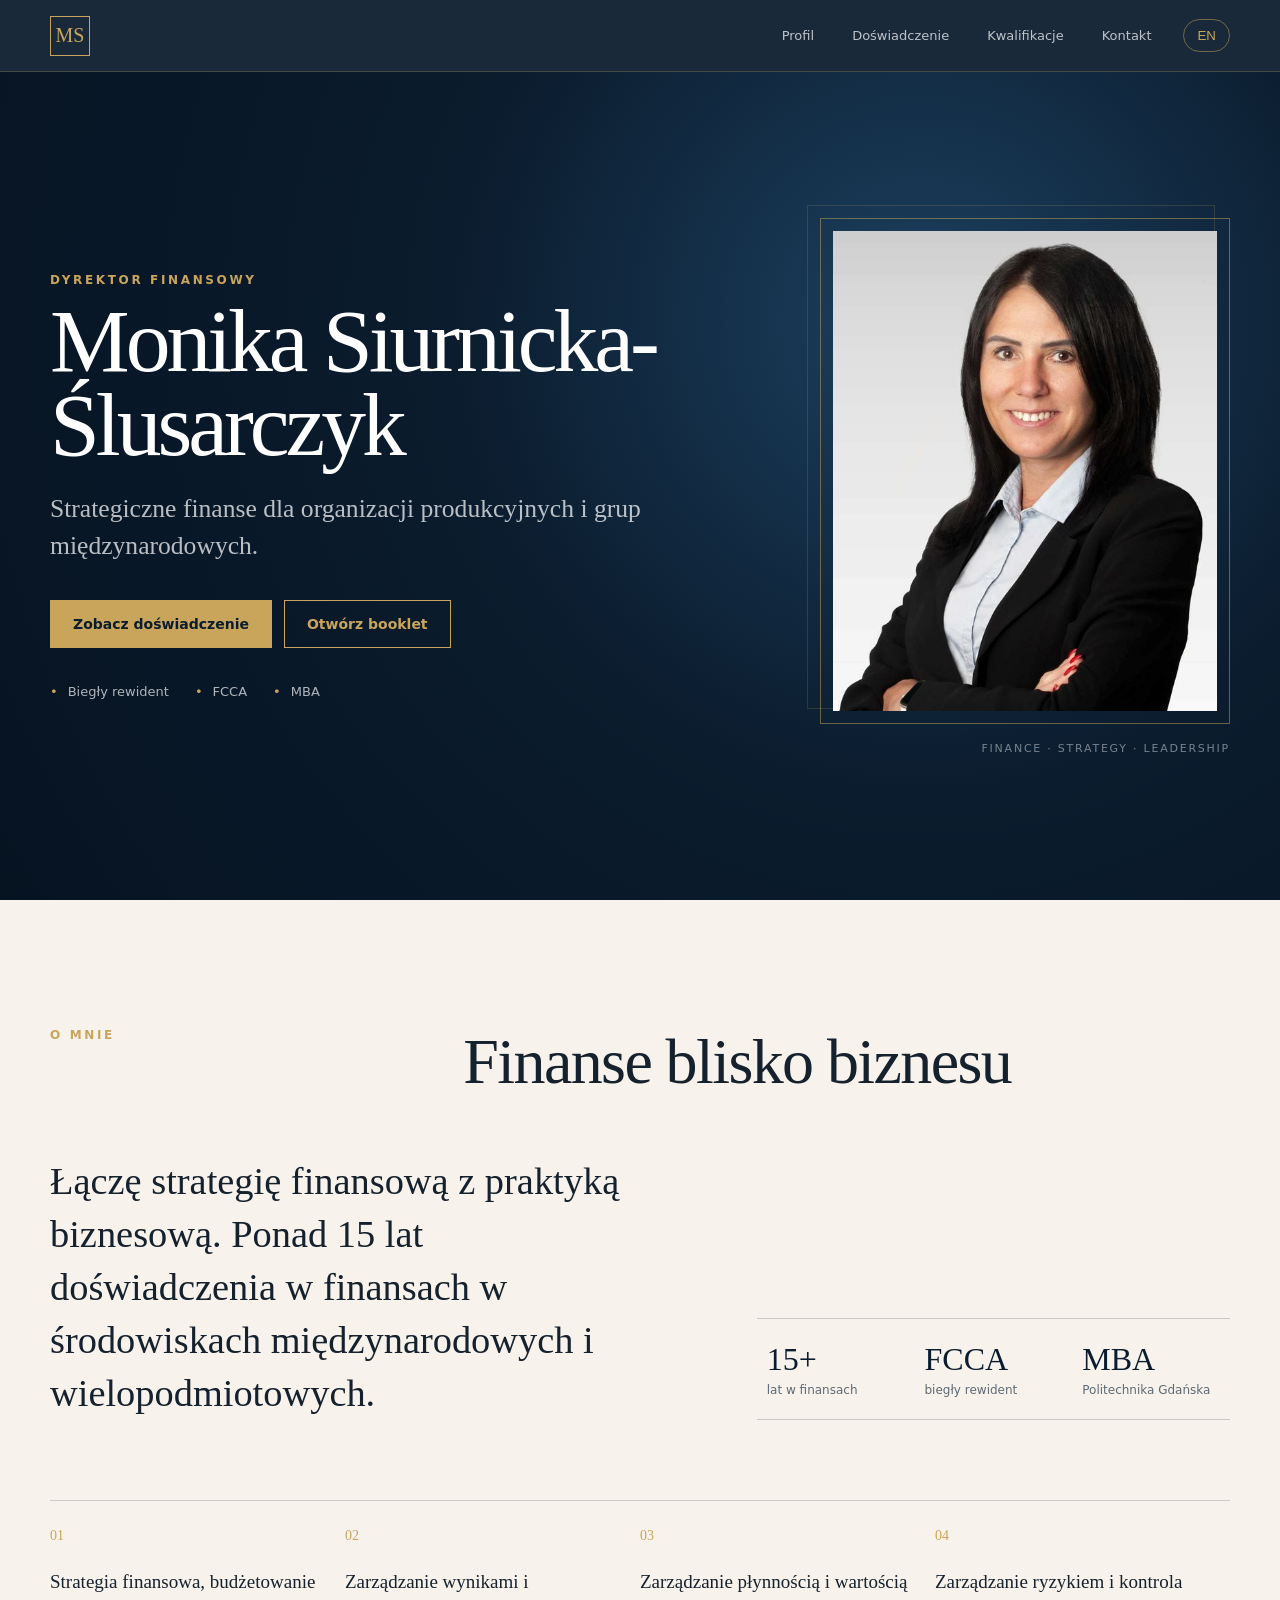
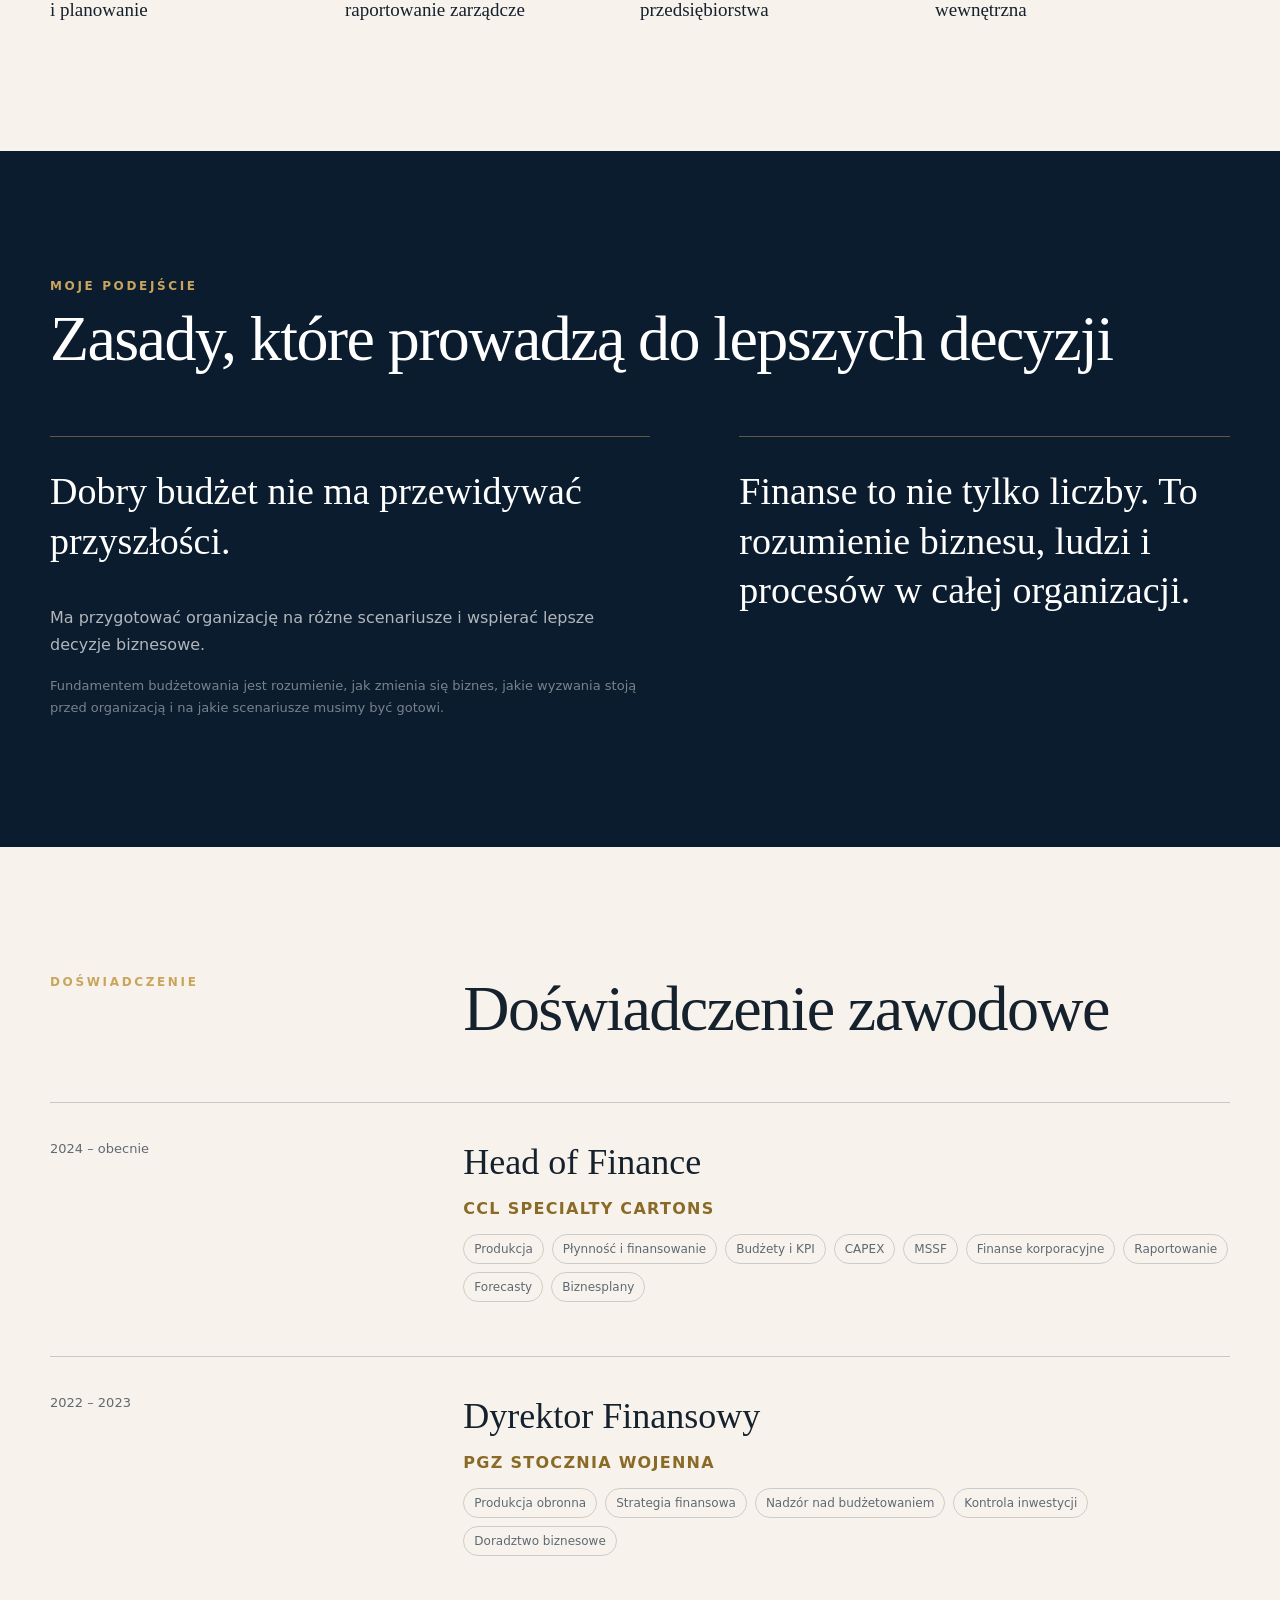
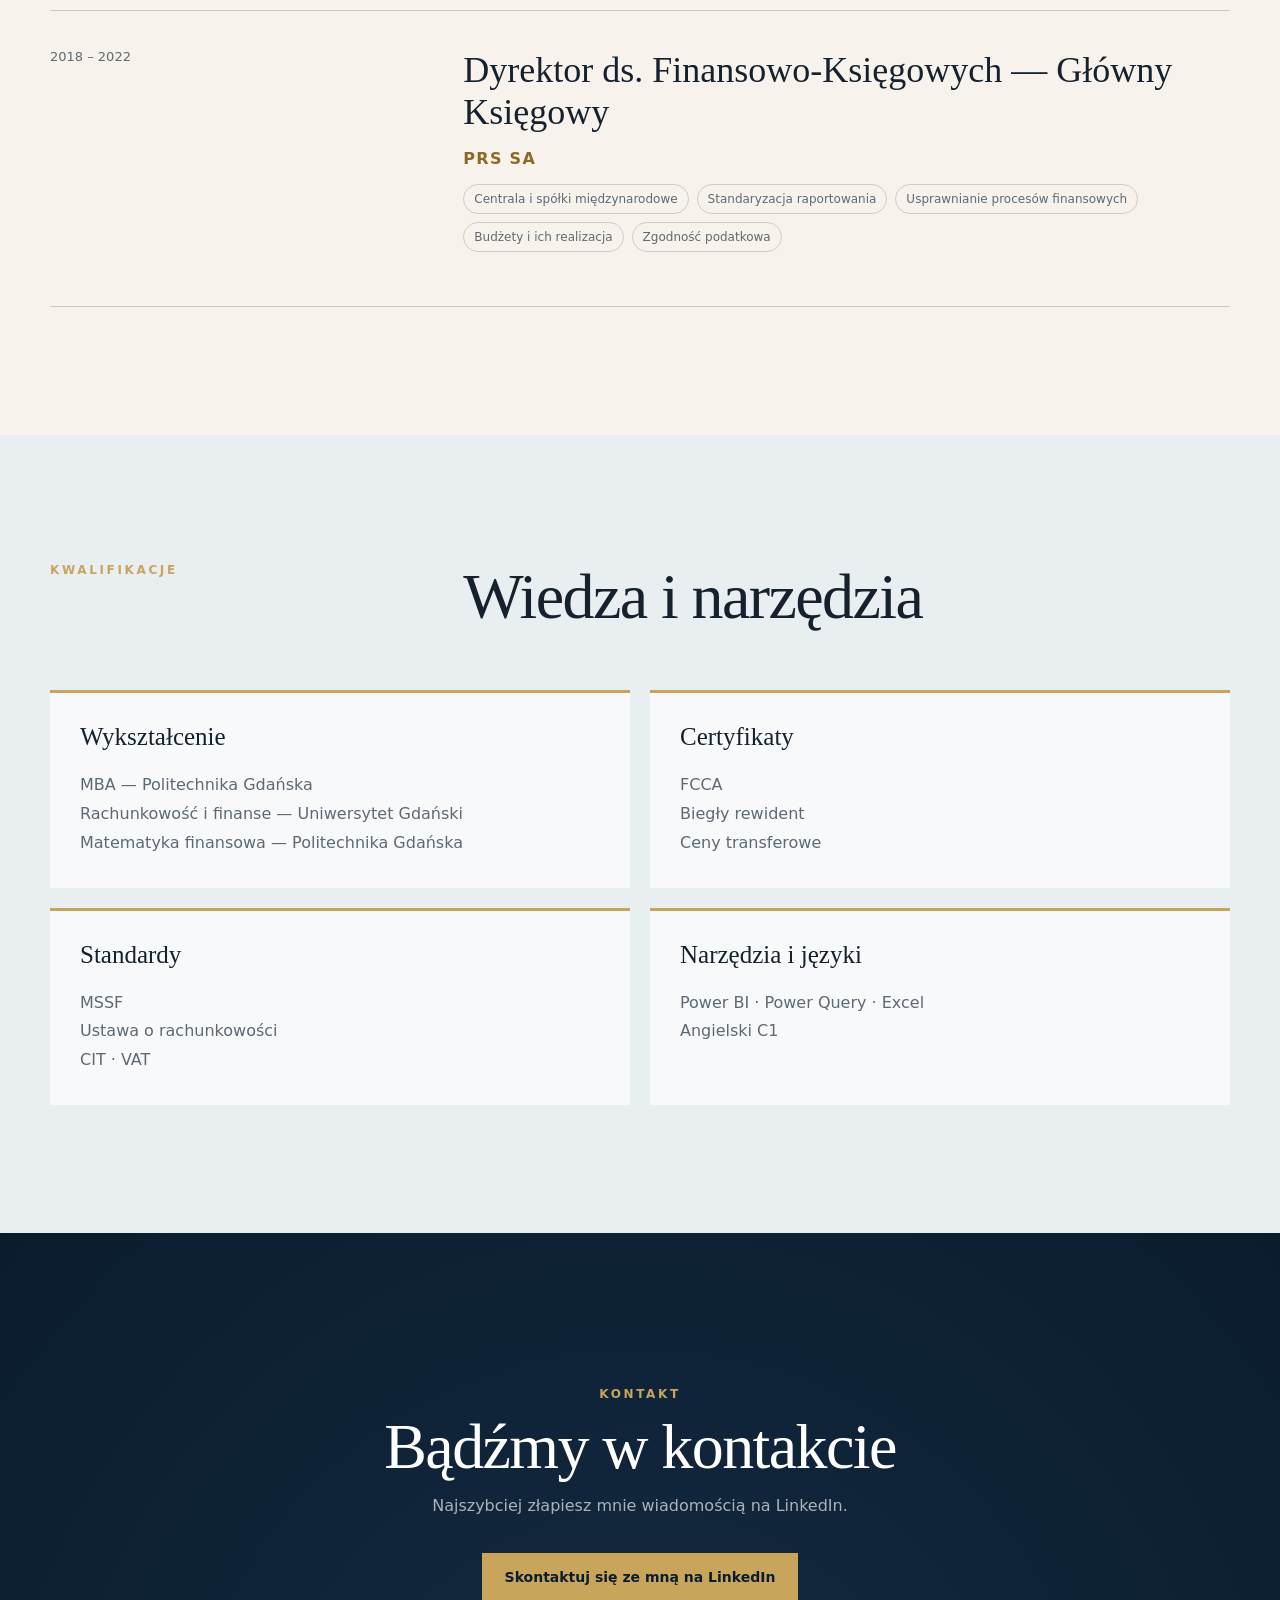
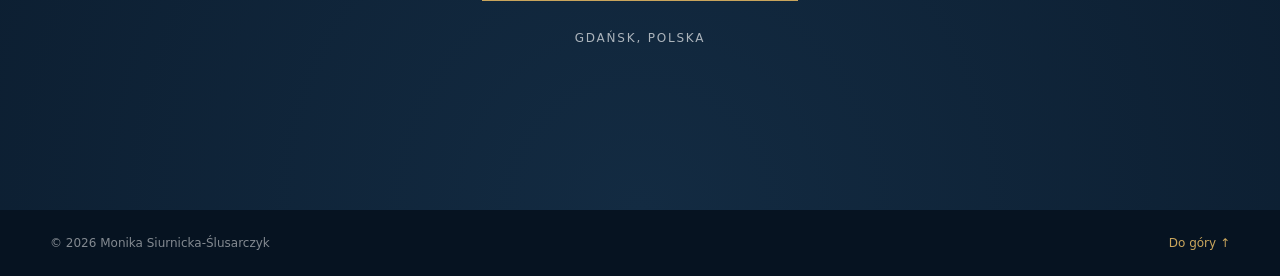
<file: index-v2.html>
<!doctype html>
<html lang="pl">
<head>
  <meta charset="utf-8">
  <meta name="viewport" content="width=device-width, initial-scale=1">
  <meta name="theme-color" content="#0b1c2e">
  <title>Monika Siurnicka-Ślusarczyk — Finance Director</title>
  <meta name="description" content="Executive finance profile: strategic finance, performance, liquidity, risk and international manufacturing.">
  <link rel="icon" href="data:image/svg+xml,<svg xmlns='http://www.w3.org/2000/svg' viewBox='0 0 32 32'><rect width='32' height='32' rx='6' fill='%230b1c2e'/><text x='16' y='23' font-size='18' font-family='Georgia,serif' fill='%23c9a55c' text-anchor='middle'>M</text></svg>">
  <link rel="stylesheet" href="style-v2.css">
</head>
<body>
  <a class="skip" href="#main">Przejdź do treści</a>

  <header class="topbar">
    <a class="brand" href="#start" aria-label="Strona główna Moniki Siurnickiej-Ślusarczyk">MS</a>
    <nav class="nav" aria-label="Nawigacja główna">
      <a href="#profil" data-nav="profile">Profil</a>
      <a href="#doswiadczenie" data-nav="experience">Doświadczenie</a>
      <a href="#kwalifikacje" data-nav="qualifications">Kwalifikacje</a>
      <a href="#kontakt" data-nav="contact">Kontakt</a>
    </nav>
    <button class="lang" id="lang-v2" type="button" aria-label="Change language">EN</button>
  </header>

  <main id="main">
    <section class="hero" id="start" aria-labelledby="hero-name">
      <div class="hero__copy">
        <p class="eyebrow" id="hero-role"></p>
        <h1 id="hero-name"></h1>
        <p class="hero__lead" id="hero-lead"></p>
        <div class="hero__actions">
          <a class="button button--gold" href="#doswiadczenie" id="hero-primary">Zobacz doświadczenie</a>
          <a class="button button--ghost" href="index.html" id="hero-booklet">Otwórz booklet</a>
        </div>
        <ul class="credentials" id="credentials" aria-label="Najważniejsze kwalifikacje"></ul>
      </div>
      <div class="portrait-wrap" aria-hidden="true">
        <div class="portrait-frame"><img src="foto.jpg" alt="" width="560" height="700"></div>
        <span class="portrait-note">Finance · Strategy · Leadership</span>
      </div>
    </section>

    <section class="section section--paper" id="profil" aria-labelledby="profile-title">
      <div class="section__intro">
        <p class="eyebrow" id="profile-label"></p>
        <h2 id="profile-title"></h2>
      </div>
      <div class="profile-grid">
        <p class="profile-copy" id="profile-copy"></p>
        <div class="stats" id="stats"></div>
      </div>
      <div class="expertise" id="expertise"></div>
    </section>

    <section class="section section--dark" id="podejscie" aria-labelledby="approach-title">
      <p class="eyebrow" id="approach-label"></p>
      <h2 id="approach-title"></h2>
      <div class="quotes" id="quotes"></div>
    </section>

    <section class="section section--paper" id="doswiadczenie" aria-labelledby="experience-title">
      <div class="section__intro">
        <p class="eyebrow" id="experience-label"></p>
        <h2 id="experience-title"></h2>
      </div>
      <div class="timeline" id="timeline"></div>
    </section>

    <section class="section section--mist" id="kwalifikacje" aria-labelledby="qualifications-title">
      <div class="section__intro">
        <p class="eyebrow" id="qualifications-label"></p>
        <h2 id="qualifications-title"></h2>
      </div>
      <div class="qualification-grid" id="qualification-grid"></div>
    </section>

    <section class="contact" id="kontakt" aria-labelledby="contact-title">
      <p class="eyebrow" id="contact-label"></p>
      <h2 id="contact-title"></h2>
      <p id="contact-copy"></p>
      <a class="button button--gold" id="linkedin" target="_blank" rel="noopener noreferrer"></a>
      <p class="contact__location" id="location"></p>
    </section>
  </main>

  <footer><span>© <span id="year"></span> Monika Siurnicka-Ślusarczyk</span><a href="#start" id="back-top">Do góry ↑</a></footer>

  <script src="tresc.js"></script>
  <script src="app-v2.js"></script>
</body>
</html>
</file>
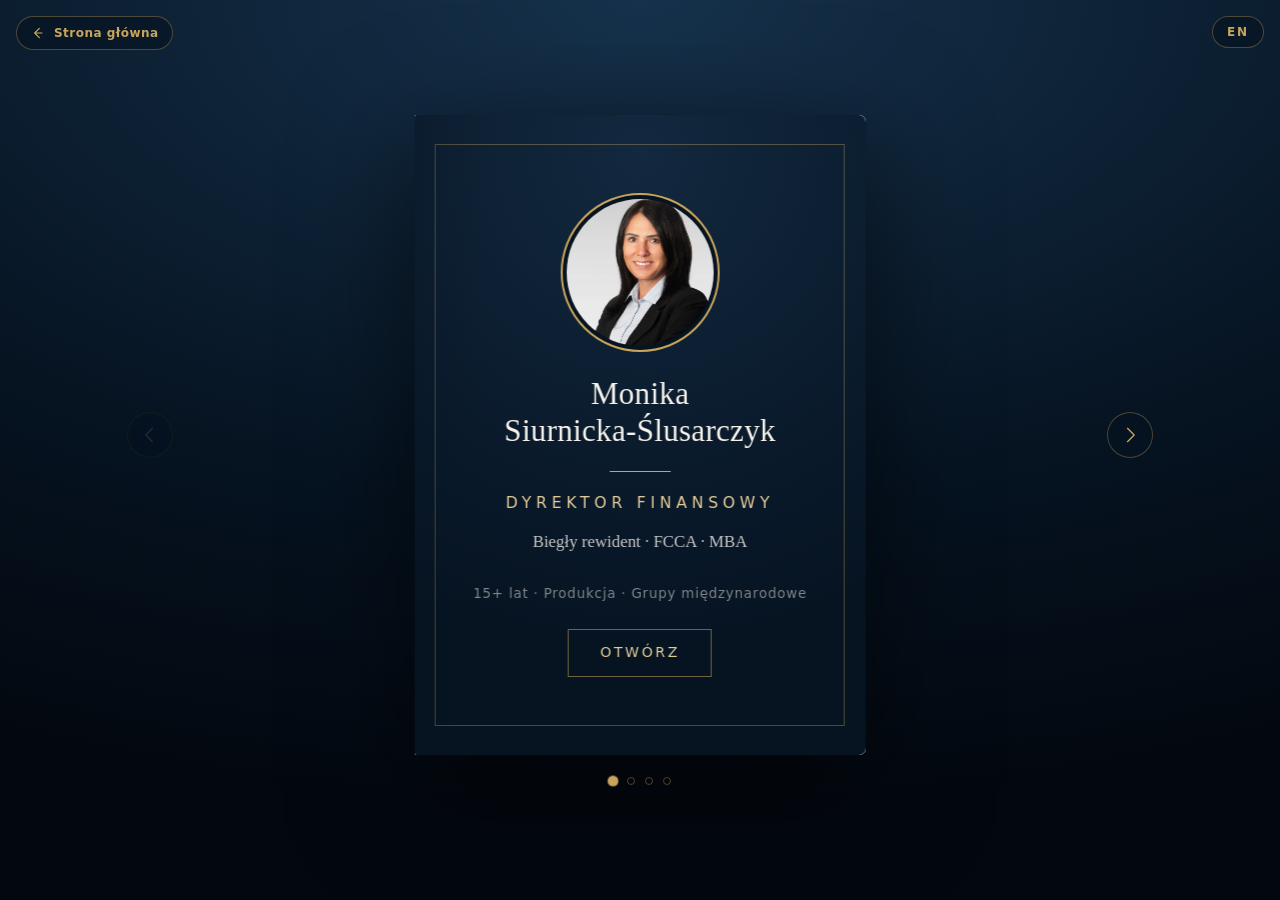
<file: index_old.html>
<!DOCTYPE html>
<html lang="pl">
<head>
<meta charset="utf-8">
<meta name="viewport" content="width=device-width, initial-scale=1, viewport-fit=cover">

<title>Monika Siurnicka-Ślusarczyk — Dyrektor Finansowy</title>
<meta name="description" content="Dyrektor finansowy, biegły rewident, FCCA, MBA. 15+ lat w przedsiębiorstwach produkcyjnych i grupach międzynarodowych.">

<!-- ===================================================================
     PODGLĄD LINKU NA LINKEDIN
     Po publikacji podmień ADRES-STRONY na finalny adres z Netlify,
     np. https://monika-siurnicka.netlify.app
     =================================================================== -->
<meta property="og:type" content="profile">
<meta property="og:title" content="Monika Siurnicka-Ślusarczyk — Dyrektor Finansowy">
<meta property="og:description" content="Biegły rewident · FCCA · MBA. 15+ lat w produkcji i grupach międzynarodowych.">
<meta property="og:image" content="https://ADRES-STRONY/foto.jpg">
<meta property="og:url" content="https://ADRES-STRONY/">
<meta name="twitter:card" content="summary_large_image">

<link rel="icon" href="data:image/svg+xml,<svg xmlns='http://www.w3.org/2000/svg' viewBox='0 0 32 32'><rect width='32' height='32' fill='%230b1c2e'/><text x='16' y='23' font-size='18' font-family='Georgia,serif' fill='%23c9a55c' text-anchor='middle'>M</text></svg>">
<link rel="stylesheet" href="style.css">
</head>

<body>

<a id="home-link" class="home-link" href="index-v2.html" aria-label="Wróć do strony głównej">
  <svg viewBox="0 0 24 24" aria-hidden="true"><path d="m14 5-7 7 7 7M7 12h11"/></svg>
  <span>Strona główna</span>
</a>

<button id="lang" class="lang" type="button" aria-label="Zmień język">EN</button>

<main class="stage">
  <div class="book" id="book" aria-live="polite"></div>

  <button class="nav nav--prev" id="prev" type="button" aria-label="Poprzednia strona">
    <svg viewBox="0 0 24 24" aria-hidden="true"><path d="M15 4 7 12l8 8"/></svg>
  </button>
  <button class="nav nav--next" id="next" type="button" aria-label="Następna strona">
    <svg viewBox="0 0 24 24" aria-hidden="true"><path d="M9 4l8 8-8 8"/></svg>
  </button>
</main>

<nav class="dots" id="dots" aria-label="Strony"></nav>

<script src="tresc.js"></script>
<script src="booklet.js"></script>
</body>
</html>
</file>
<file: style-v2.css>
:root {
  --navy: #0b1c2e;
  --navy-2: #132b42;
  --gold: #c9a55c;
  --paper: #f7f3ec;
  --mist: #e9eef1;
  --ink: #16212e;
  --muted: #5e6974;
  --serif: Georgia, "Times New Roman", serif;
  --sans: system-ui, -apple-system, "Segoe UI", sans-serif;
  --max: 1180px;
}

* { box-sizing: border-box; }
html { scroll-behavior: smooth; }
body { margin: 0; font-family: var(--sans); color: var(--ink); background: var(--paper); }
a { color: inherit; }
.skip { position: fixed; left: 1rem; top: -5rem; z-index: 100; padding: .8rem 1rem; background: white; color: var(--navy); }
.skip:focus { top: 1rem; }

.topbar {
  position: sticky; top: 0; z-index: 20; min-height: 72px; padding: 0 max(24px, calc((100vw - var(--max)) / 2));
  display: flex; align-items: center; gap: 32px; color: white; background: rgba(11, 28, 46, .94); backdrop-filter: blur(14px);
  border-bottom: 1px solid rgba(201, 165, 92, .25);
}
.brand { display: grid; place-items: center; width: 40px; height: 40px; border: 1px solid var(--gold); text-decoration: none; font: 20px var(--serif); color: var(--gold); }
.nav { display: flex; gap: clamp(16px, 3vw, 38px); margin-left: auto; }
.nav a { color: rgba(255,255,255,.72); text-decoration: none; font-size: 13px; }
.nav a:hover { color: var(--gold); }
.lang { border: 1px solid rgba(201,165,92,.5); border-radius: 999px; background: transparent; color: var(--gold); padding: 8px 13px; cursor: pointer; }

.hero {
  min-height: calc(100vh - 72px); display: grid; grid-template-columns: 1.15fr .85fr; align-items: center; gap: clamp(40px, 8vw, 110px);
  padding: clamp(64px, 9vw, 120px) max(24px, calc((100vw - var(--max)) / 2)); color: white;
  background: radial-gradient(circle at 72% 30%, #1c405f 0, var(--navy) 43%, #061321 100%);
}
.hero h1 { max-width: 760px; margin: 12px 0 22px; font: 400 clamp(48px, 7vw, 94px)/.94 var(--serif); letter-spacing: -.045em; }
.hero__lead { max-width: 650px; margin: 0; color: rgba(255,255,255,.72); font: clamp(19px, 2vw, 27px)/1.45 var(--serif); }
.eyebrow { margin: 0 0 12px; color: var(--gold); font-size: 12px; font-weight: 700; letter-spacing: .22em; text-transform: uppercase; }
.hero__actions { display: flex; flex-wrap: wrap; gap: 12px; margin: 36px 0; }
.button { display: inline-flex; align-items: center; justify-content: center; min-height: 48px; padding: 12px 22px; border: 1px solid var(--gold); text-decoration: none; font-size: 14px; font-weight: 650; }
.button--gold { background: var(--gold); color: var(--navy); }
.button--ghost { color: var(--gold); }
.button:hover { transform: translateY(-2px); }
.button[aria-disabled="true"] { opacity: .55; cursor: not-allowed; transform: none; }
.credentials { display: flex; flex-wrap: wrap; gap: 10px 26px; padding: 0; margin: 0; list-style: none; color: rgba(255,255,255,.68); font-size: 13px; }
.credentials li::before { content: "•"; margin-right: 10px; color: var(--gold); }
.portrait-wrap { justify-self: end; max-width: 410px; }
.portrait-frame { position: relative; padding: 12px; border: 1px solid rgba(201,165,92,.5); }
.portrait-frame::before { content: ""; position: absolute; inset: -14px 14px 14px -14px; border: 1px solid rgba(201,165,92,.18); }
.portrait-frame img { position: relative; display: block; width: 100%; height: auto; filter: saturate(.85) contrast(1.03); }
.portrait-note { display: block; margin-top: 18px; color: rgba(255,255,255,.45); font-size: 11px; letter-spacing: .16em; text-align: right; text-transform: uppercase; }

.section { padding: clamp(76px, 10vw, 132px) max(24px, calc((100vw - var(--max)) / 2)); }
.section__intro { display: grid; grid-template-columns: 1fr 2fr; gap: 30px; align-items: start; margin-bottom: 60px; }
.section h2, .contact h2 { margin: 0; font: 400 clamp(36px, 5vw, 64px)/1.05 var(--serif); letter-spacing: -.025em; }
.section--paper { background: var(--paper); }
.section--mist { background: var(--mist); }
.section--dark { color: white; background: var(--navy); }
.profile-grid { display: grid; grid-template-columns: 1.25fr 1fr; gap: 9vw; align-items: end; }
.profile-copy { margin: 0; font: clamp(24px, 3vw, 39px)/1.38 var(--serif); }
.stats { display: grid; grid-template-columns: repeat(3, 1fr); border-block: 1px solid rgba(11,28,46,.2); }
.stat { padding: 22px 10px; }
.stat strong, .stat span { display: block; }
.stat strong { font: 32px var(--serif); color: var(--navy); }
.stat span { margin-top: 5px; color: var(--muted); font-size: 12px; }
.expertise { display: grid; grid-template-columns: repeat(4, 1fr); margin-top: 80px; border-top: 1px solid rgba(11,28,46,.18); }
.expertise article { padding: 24px 24px 0 0; }
.expertise span { color: var(--gold); font: 14px var(--serif); }
.expertise h3 { margin: 24px 0 0; font: 400 19px/1.45 var(--serif); }
.quotes { display: grid; grid-template-columns: 1.1fr .9fr; gap: 7vw; margin-top: 64px; }
blockquote { margin: 0; border-top: 1px solid rgba(201,165,92,.45); padding-top: 30px; color: rgba(255,255,255,.68); line-height: 1.7; }
.quote-main { margin-top: 0; color: white; font: clamp(25px, 3vw, 38px)/1.3 var(--serif); }
.quote-note { color: rgba(255,255,255,.45); font-size: 13px; }
.timeline { border-top: 1px solid rgba(11,28,46,.2); }
.job { display: grid; grid-template-columns: 1fr 2fr; gap: 30px; padding: 38px 0; border-bottom: 1px solid rgba(11,28,46,.2); }
.job__date { color: var(--muted); font-size: 13px; }
.job h3 { margin: 0; font: 400 clamp(25px, 3vw, 36px) var(--serif); }
.job__company { color: #8a6a26; font-weight: 700; letter-spacing: .08em; text-transform: uppercase; }
.tags { display: flex; flex-wrap: wrap; gap: 8px; padding: 0; list-style: none; }
.tags li { padding: 7px 10px; border: 1px solid rgba(11,28,46,.18); border-radius: 999px; color: var(--muted); font-size: 12px; }
.qualification-grid { display: grid; grid-template-columns: repeat(2, 1fr); gap: 20px; }
.qualification-grid article { padding: 30px; background: rgba(255,255,255,.65); border-top: 3px solid var(--gold); }
.qualification-grid h3 { margin: 0 0 20px; font: 400 25px var(--serif); }
.qualification-grid ul { margin: 0; padding: 0; list-style: none; color: var(--muted); line-height: 1.8; }
.contact { padding: clamp(90px, 12vw, 160px) 24px; color: white; background: radial-gradient(circle at 50% 100%, var(--navy-2), var(--navy)); text-align: center; }
.contact p:not(.eyebrow) { color: rgba(255,255,255,.65); }
.contact .button { margin-top: 22px; }
.contact__location { margin-top: 30px; font-size: 12px; letter-spacing: .15em; text-transform: uppercase; }
body > footer { display: flex; justify-content: space-between; padding: 26px max(24px, calc((100vw - var(--max)) / 2)); color: rgba(255,255,255,.5); background: #061321; font-size: 12px; }
body > footer a { color: var(--gold); text-decoration: none; }
:focus-visible { outline: 3px solid var(--gold); outline-offset: 4px; }

@media (max-width: 820px) {
  .topbar { min-height: 62px; gap: 16px; }
  .nav { display: none; }
  .lang { margin-left: auto; }
  .hero { min-height: auto; grid-template-columns: 1fr; padding-top: 70px; }
  .hero__copy { order: 2; }
  .portrait-wrap { order: 1; justify-self: start; max-width: 230px; }
  .portrait-note { display: none; }
  .section__intro, .profile-grid, .quotes, .job { grid-template-columns: 1fr; }
  .section__intro { gap: 10px; margin-bottom: 38px; }
  .expertise { grid-template-columns: repeat(2, 1fr); margin-top: 52px; }
}

@media (max-width: 520px) {
  .hero h1 { font-size: 48px; }
  .hero__actions .button { width: 100%; }
  .stats, .qualification-grid { grid-template-columns: 1fr; }
  .stat + .stat { border-top: 1px solid rgba(11,28,46,.12); }
  .expertise { grid-template-columns: 1fr; }
  .expertise article { padding-bottom: 22px; border-bottom: 1px solid rgba(11,28,46,.12); }
  body > footer { gap: 20px; flex-direction: column; }
}

@media (prefers-reduced-motion: reduce) {
  html { scroll-behavior: auto; }
  *, *::before, *::after { transition-duration: .01ms !important; }
}
</file>
<file: style.css>
/* =====================================================================
   Ebooklet — Monika Siurnicka-Ślusarczyk
   Paleta: granat + złoto
   ===================================================================== */

:root {
  --navy-900: #061321;
  --navy-800: #0b1c2e;
  --navy-700: #13293f;
  --gold: #c9a55c;
  --gold-soft: #e3cb98;
  --gold-ink: #8a6a26;   /* złoto czytelne na jasnym papierze */
  --paper: #f7f3ec;
  --paper-2: #efe8db;
  --ink: #16212e;
  --ink-soft: #556373;

  --serif: Georgia, "Times New Roman", "Iowan Old Style", serif;
  --sans: system-ui, -apple-system, "Segoe UI", Roboto, Arial, sans-serif;

  /* wymiary kartki — skalują się do okna */
  --ph: min(80vh, 640px, 64vw);
  --pw: calc(var(--ph) / 1.42);
  --flip: 900ms;
}

* { box-sizing: border-box; }

html, body {
  height: 100%;
  margin: 0;
}

body {
  font-family: var(--sans);
  color: var(--paper);
  background:
    radial-gradient(120% 90% at 50% 0%, #16324c 0%, var(--navy-900) 62%, #03080f 100%);
  display: flex;
  flex-direction: column;
  align-items: center;
  justify-content: center;
  gap: clamp(14px, 2.4vh, 26px);
  padding: clamp(12px, 3vh, 30px) 12px;
  overflow: hidden;
  -webkit-tap-highlight-color: transparent;
}

/* ------------------------------- scena ----------------------------- */

.stage {
  position: relative;
  display: flex;
  align-items: center;
  justify-content: center;
  width: 100%;
}

.book {
  position: relative;
  width: calc(var(--pw) * 2);
  height: var(--ph);
  perspective: 2600px;
  transition: transform var(--flip) cubic-bezier(.55, .05, .25, 1);
  filter: drop-shadow(0 30px 60px rgba(0, 0, 0, .55));
}

/* zamknięta książka — okładka na środku */
.book.is-closed { transform: translateX(calc(var(--pw) / -2)); }

.leaf {
  position: absolute;
  top: 0;
  left: 50%;
  width: var(--pw);
  height: var(--ph);
  transform-origin: left center;
  transform-style: preserve-3d;
  transition: transform var(--flip) cubic-bezier(.55, .05, .25, 1);
}

.leaf.is-flipped { transform: rotateY(-180deg); }

.face {
  position: absolute;
  inset: 0;
  backface-visibility: hidden;
  -webkit-backface-visibility: hidden;
  overflow: hidden;
  background: var(--paper);
  border-radius: 2px 7px 7px 2px;
}

.face--back {
  transform: rotateY(180deg);
  border-radius: 7px 2px 2px 7px;
}

/* cieniowanie przy grzbiecie */
.face::after {
  content: "";
  position: absolute;
  inset: 0;
  pointer-events: none;
  background: linear-gradient(to right, rgba(10, 22, 36, .20), rgba(10, 22, 36, 0) 14%);
}
.face--back::after {
  background: linear-gradient(to left, rgba(10, 22, 36, .20), rgba(10, 22, 36, 0) 14%);
}

/* ---------------------------- treść kartki -------------------------- */

.pg {
  position: relative;
  height: 100%;
  padding: 9% 9.5% 8%;
  font-size: calc(var(--pw) * .0425);
  line-height: 1.55;
  color: var(--ink);
  display: flex;
  flex-direction: column;
  overflow: hidden;
}

.pg__label {
  font-family: var(--sans);
  font-size: .68em;
  letter-spacing: .22em;
  text-transform: uppercase;
  color: var(--gold);
  font-weight: 600;
}

.pg__label::after {
  content: "";
  display: block;
  width: 2.2em;
  height: 2px;
  margin-top: .7em;
  background: var(--gold);
}

.pg__num {
  position: absolute;
  left: 0;
  right: 0;
  bottom: 3.4%;
  text-align: center;
  font-family: var(--serif);
  font-size: .72em;
  color: var(--gold);
  opacity: .8;
}

/* --------------------------- 1. okładka ---------------------------- */

.cover {
  background:
    radial-gradient(110% 80% at 50% 6%, var(--navy-700) 0%, var(--navy-800) 55%, var(--navy-900) 100%);
  color: var(--paper);
  align-items: center;
  text-align: center;
  justify-content: center;
  gap: .1em;
  padding: 7% 8%;
}

.cover::before {
  content: "";
  position: absolute;
  inset: 4.5%;
  border: 1px solid rgba(201, 165, 92, .38);
  pointer-events: none;
}

.cover__photo {
  width: 42%;
  aspect-ratio: 1;
  border-radius: 50%;
  object-fit: cover;
  object-position: 50% 18%;
  border: 2px solid var(--gold);
  padding: 4px;
  background: var(--navy-900);
  margin-bottom: 1.1em;
}

.cover__name {
  font-family: var(--serif);
  font-size: 1.62em;
  line-height: 1.2;
  margin: 0;
  font-weight: 400;
  letter-spacing: .01em;
  white-space: pre-line;
}

.cover__rule {
  width: 3.2em;
  height: 1px;
  background: var(--gold);
  margin: 1em 0 .9em;
}

.cover__role {
  font-size: .82em;
  letter-spacing: .3em;
  text-transform: uppercase;
  color: var(--gold-soft);
  margin: 0;
}

.cover__creds {
  font-family: var(--serif);
  font-size: .88em;
  color: rgba(247, 243, 236, .8);
  margin: .7em 0 0;
}

.cover__tag {
  font-size: .7em;
  letter-spacing: .06em;
  color: rgba(247, 243, 236, .5);
  margin: 2em 0 0;
}

.cover__open {
  margin-top: 1.6em;
  border: 1px solid rgba(201, 165, 92, .55);
  background: transparent;
  color: var(--gold-soft);
  font: inherit;
  font-size: .74em;
  letter-spacing: .18em;
  text-transform: uppercase;
  padding: .85em 2.2em;
  cursor: pointer;
  transition: background .25s, color .25s;
}
.cover__open:hover { background: var(--gold); color: var(--navy-900); }

/* --------------------------- 2. profil ----------------------------- */

.profil__body {
  font-family: var(--serif);
  font-size: 1.15em;
  line-height: 1.7;
  margin: 1.4em 0 1.6em;
}

.cechy {
  font-family: var(--serif);
  font-style: italic;
  font-size: .96em;
  color: var(--gold-ink);
  margin-bottom: auto;
  padding-left: .9em;
  border-left: 2px solid var(--gold);
}

.cecha + .cecha::before {
  content: " · ";
  color: var(--gold);
  font-style: normal;
}

.profil__body::first-letter {
  float: left;
  font-size: 3.1em;
  line-height: .82;
  padding: .06em .12em 0 0;
  color: var(--gold);
}

.stats {
  display: flex;
  gap: 4%;
  border-top: 1px solid rgba(201, 165, 92, .45);
  padding-top: 1.2em;
  margin-bottom: 1.2em;
}

.stat { flex: 1; }

.stat__v {
  font-family: var(--serif);
  font-size: 1.5em;
  color: var(--navy-800);
  line-height: 1.1;
}

.stat__l {
  font-size: .64em;
  letter-spacing: .06em;
  color: var(--ink-soft);
  margin-top: .3em;
}

/* ---------------------------- 3. myśl ------------------------------ */

.mysl {
  background:
    radial-gradient(100% 80% at 50% 0%, var(--navy-700) 0%, var(--navy-800) 60%, var(--navy-900) 100%);
  color: var(--paper);
  justify-content: center;
}

.mysl::before {
  content: "";
  position: absolute;
  inset: 4.5%;
  border: 1px solid rgba(201, 165, 92, .28);
  pointer-events: none;
}

.mysl .pg__label { color: var(--gold); }
.mysl .pg__num { color: rgba(201, 165, 92, .75); }

.cytat { margin-top: 1.6em; }
.cytat + .cytat {
  margin-top: 1.8em;
  border-top: 1px solid rgba(201, 165, 92, .25);
  padding-top: 1.6em;
}

.cytat__mark {
  font-family: var(--serif);
  font-size: 3.4em;
  line-height: .1;
  color: var(--gold);
  opacity: .55;
  display: block;
  height: .38em;
}

.cytat__duze {
  font-family: var(--serif);
  font-size: 1.42em;
  line-height: 1.32;
  margin: 0;
  color: var(--paper);
}

.cytat__male {
  font-size: .94em;
  line-height: 1.65;
  color: rgba(247, 243, 236, .82);
  margin: .9em 0 0;
}

.cytat__stopka {
  font-size: .8em;
  line-height: 1.6;
  color: rgba(247, 243, 236, .55);
  margin: 1.6em 0 0;
  padding-left: 1em;
  border-left: 2px solid var(--gold);
}

/* dwa cytaty na kartce — gęstszy skład, żeby wszystko się zmieściło */
.mysl--multi .cytat { margin-top: 1.1em; }
.mysl--multi .cytat + .cytat { margin-top: 1.3em; padding-top: 1.2em; }
.mysl--multi .cytat__duze { font-size: 1.16em; line-height: 1.36; }
.mysl--multi .cytat__male { font-size: .86em; margin-top: .7em; }
.mysl--multi .cytat__stopka { font-size: .74em; margin-top: 1em; }
.mysl--multi .cytat__mark { font-size: 2.6em; height: .3em; }

/* ------------------------- 4. kompetencje -------------------------- */

.komp {
  display: grid;
  grid-template-columns: 1fr 1fr;
  gap: .8em;
  margin: 1.5em 0 auto;
}

.komp__item {
  background: var(--paper-2);
  border-top: 2px solid var(--gold);
  padding: 1.15em 1em;
  font-size: .87em;
  line-height: 1.45;
  color: var(--navy-800);
  display: flex;
  align-items: center;
}

/* ------------------------ 5. doświadczenie ------------------------- */

.role { margin: 1.1em 0 auto; }

.rola { position: relative; padding-left: 1.3em; }
.rola + .rola { margin-top: 1.15em; }

.rola::before {
  content: "";
  position: absolute;
  left: 0;
  top: .42em;
  width: 7px;
  height: 7px;
  border-radius: 50%;
  background: var(--gold);
}

.rola::after {
  content: "";
  position: absolute;
  left: 3px;
  top: 1.3em;
  bottom: -1.15em;
  width: 1px;
  background: rgba(201, 165, 92, .4);
}
.rola:last-child::after { display: none; }

.rola__top {
  display: flex;
  justify-content: space-between;
  align-items: baseline;
  gap: .8em;
}

.rola__stanowisko {
  font-family: var(--serif);
  font-size: 1.06em;
  color: var(--navy-800);
}

.rola__lata {
  font-size: .68em;
  letter-spacing: .05em;
  color: var(--ink-soft);
  white-space: nowrap;
}

.rola__firma {
  font-size: .78em;
  letter-spacing: .1em;
  text-transform: uppercase;
  color: var(--gold);
  margin-top: .15em;
  font-weight: 600;
}

.hasla {
  display: flex;
  flex-wrap: wrap;
  gap: .34em;
  margin-top: .55em;
}

.haslo {
  font-size: .66em;
  line-height: 1;
  padding: .45em .7em;
  border: 1px solid rgba(22, 33, 46, .18);
  border-radius: 999px;
  color: var(--ink-soft);
  background: rgba(255, 255, 255, .5);
}

/* ------------------------- 6. kwalifikacje ------------------------- */

.kwal { margin: 1.4em 0 auto; }

.kwal__grupa + .kwal__grupa { margin-top: 1.15em; }

.kwal__tytul {
  font-size: .64em;
  letter-spacing: .18em;
  text-transform: uppercase;
  color: var(--gold);
  font-weight: 700;
  margin-bottom: .35em;
}

.kwal__lista {
  margin: 0;
  padding: 0;
  list-style: none;
  font-size: .85em;
  line-height: 1.6;
  color: var(--navy-800);
}

/* --------------------------- 7. kontakt ---------------------------- */

.kontakt {
  background:
    radial-gradient(100% 80% at 50% 100%, var(--navy-700) 0%, var(--navy-800) 55%, var(--navy-900) 100%);
  color: var(--paper);
  align-items: center;
  text-align: center;
  justify-content: center;
}

.kontakt::before {
  content: "";
  position: absolute;
  inset: 4.5%;
  border: 1px solid rgba(201, 165, 92, .3);
  pointer-events: none;
}

.kontakt .pg__label { color: var(--gold); }
.kontakt .pg__num { color: rgba(201, 165, 92, .75); }

.kontakt__h {
  font-family: var(--serif);
  font-size: 1.75em;
  font-weight: 400;
  margin: .9em 0 0;
}

.kontakt__t {
  font-size: .85em;
  color: rgba(247, 243, 236, .72);
  margin: .8em 0 1.9em;
  max-width: 18em;
}

.kontakt__cta {
  display: inline-flex;
  align-items: center;
  gap: .6em;
  background: var(--gold);
  color: var(--navy-900);
  text-decoration: none;
  font-size: .8em;
  font-weight: 600;
  letter-spacing: .06em;
  padding: 1em 1.7em;
  border-radius: 2px;
  transition: transform .2s, box-shadow .2s;
}
.kontakt__cta:hover {
  transform: translateY(-2px);
  box-shadow: 0 10px 24px rgba(201, 165, 92, .32);
}
.kontakt__cta svg { width: 1.15em; height: 1.15em; fill: currentColor; }

.kontakt__miasto {
  font-size: .68em;
  letter-spacing: .2em;
  text-transform: uppercase;
  color: rgba(247, 243, 236, .42);
  margin-top: 2.2em;
}

/* --------------------------- 8. tył okładki ------------------------ */

.tyl {
  background: var(--navy-900);
  align-items: center;
  justify-content: center;
}

.tyl__mono {
  font-family: var(--serif);
  font-size: 2em;
  color: rgba(201, 165, 92, .5);
  border: 1px solid rgba(201, 165, 92, .35);
  width: 2.6em;
  height: 2.6em;
  display: flex;
  align-items: center;
  justify-content: center;
}

/* ------------------------- nawigacja ------------------------------- */

.nav {
  position: absolute;
  top: 50%;
  transform: translateY(-50%);
  width: 46px;
  height: 46px;
  border-radius: 50%;
  border: 1px solid rgba(201, 165, 92, .35);
  background: rgba(6, 19, 33, .55);
  color: var(--gold);
  cursor: pointer;
  display: grid;
  place-items: center;
  transition: background .2s, opacity .2s, border-color .2s;
  backdrop-filter: blur(4px);
}

.nav svg { width: 20px; height: 20px; fill: none; stroke: currentColor; stroke-width: 1.6; stroke-linecap: round; stroke-linejoin: round; }
.nav:hover { background: var(--gold); color: var(--navy-900); border-color: var(--gold); }
.nav[disabled] { opacity: .18; pointer-events: none; }

.nav--prev { left: max(6px, calc(50% - var(--pw) - 62px)); }
.nav--next { right: max(6px, calc(50% - var(--pw) - 62px)); }

.dots {
  display: flex;
  gap: 10px;
  align-items: center;
}

.dot {
  width: 8px;
  height: 8px;
  padding: 0;
  border-radius: 50%;
  border: 1px solid rgba(201, 165, 92, .5);
  background: transparent;
  cursor: pointer;
  transition: background .2s, transform .2s;
}
.dot.is-on { background: var(--gold); transform: scale(1.35); }

.lang {
  position: fixed;
  top: 16px;
  right: 16px;
  z-index: 20;
  font: inherit;
  font-size: 12px;
  font-weight: 600;
  letter-spacing: .16em;
  padding: 8px 14px;
  color: var(--gold);
  background: rgba(6, 19, 33, .6);
  border: 1px solid rgba(201, 165, 92, .35);
  border-radius: 999px;
  cursor: pointer;
  transition: background .2s, color .2s;
}
.lang:hover { background: var(--gold); color: var(--navy-900); }

.home-link {
  position: fixed;
  top: 16px;
  left: 16px;
  z-index: 20;
  display: inline-flex;
  align-items: center;
  gap: 8px;
  min-height: 34px;
  padding: 7px 13px;
  border: 1px solid rgba(201, 165, 92, .35);
  border-radius: 999px;
  background: rgba(6, 19, 33, .6);
  color: var(--gold);
  font-size: 12px;
  font-weight: 600;
  letter-spacing: .04em;
  text-decoration: none;
  transition: background .2s, color .2s;
}

.home-link svg {
  width: 16px;
  height: 16px;
  fill: none;
  stroke: currentColor;
  stroke-width: 1.8;
  stroke-linecap: round;
  stroke-linejoin: round;
}

.home-link:hover { background: var(--gold); color: var(--navy-900); }

.tools-link {
  position: fixed;
  left: 16px;
  bottom: 16px;
  z-index: 20;
  display: inline-flex;
  align-items: center;
  gap: 9px;
  min-height: 38px;
  padding: 8px 14px;
  border: 1px solid rgba(201, 165, 92, .5);
  background: rgba(6, 19, 33, .78);
  color: var(--gold-soft);
  font-size: 12px;
  font-weight: 650;
  text-decoration: none;
  letter-spacing: .03em;
  transition: background .2s, color .2s, transform .2s;
}
.tools-link svg { width: 17px; height: 17px; fill: none; stroke: currentColor; stroke-width: 1.7; stroke-linecap: round; stroke-linejoin: round; }
.tools-link:hover { background: var(--gold); color: var(--navy-900); transform: translateY(-2px); }

:focus-visible { outline: 2px solid var(--gold); outline-offset: 3px; }

/* ============================ TELEFON ============================== */

@media (max-width: 859px) {
  :root {
    --pw: min(92vw, 420px);
    --ph: min(78vh, calc(var(--pw) * 1.5));
    --flip: 380ms;
  }

  .book {
    width: var(--pw);
    transform: none !important;
  }

  .leaf {
    position: static;
    transform: none !important;
    transition: none;
  }

  .face {
    inset: 0;
    transform: none;
    backface-visibility: visible;
    -webkit-backface-visibility: visible;
    border-radius: 8px;
    opacity: 0;
    pointer-events: none;
    transition: opacity var(--flip) ease, transform var(--flip) ease;
  }

  .face:not(.is-current) { transform: translateX(22px) scale(.985); }
  .face.is-current { opacity: 1; pointer-events: auto; z-index: 2; }
  .face::after { display: none; }

  .nav--prev { left: 4px; }
  .nav--next { right: 4px; }
  .nav { width: 40px; height: 40px; }

  .pg { font-size: calc(var(--pw) * .039); }
  .komp { grid-template-columns: 1fr; gap: .6em; }

  .home-link span { display: none; }
  .home-link { width: 36px; padding: 7px; justify-content: center; }
  .tools-link { left: 50%; transform: translateX(-50%); white-space: nowrap; }
  .tools-link:hover { transform: translateX(-50%) translateY(-2px); }
}

@media (prefers-reduced-motion: reduce) {
  .book, .leaf, .face, .kontakt__cta { transition-duration: .01ms !important; }
}
</file>
